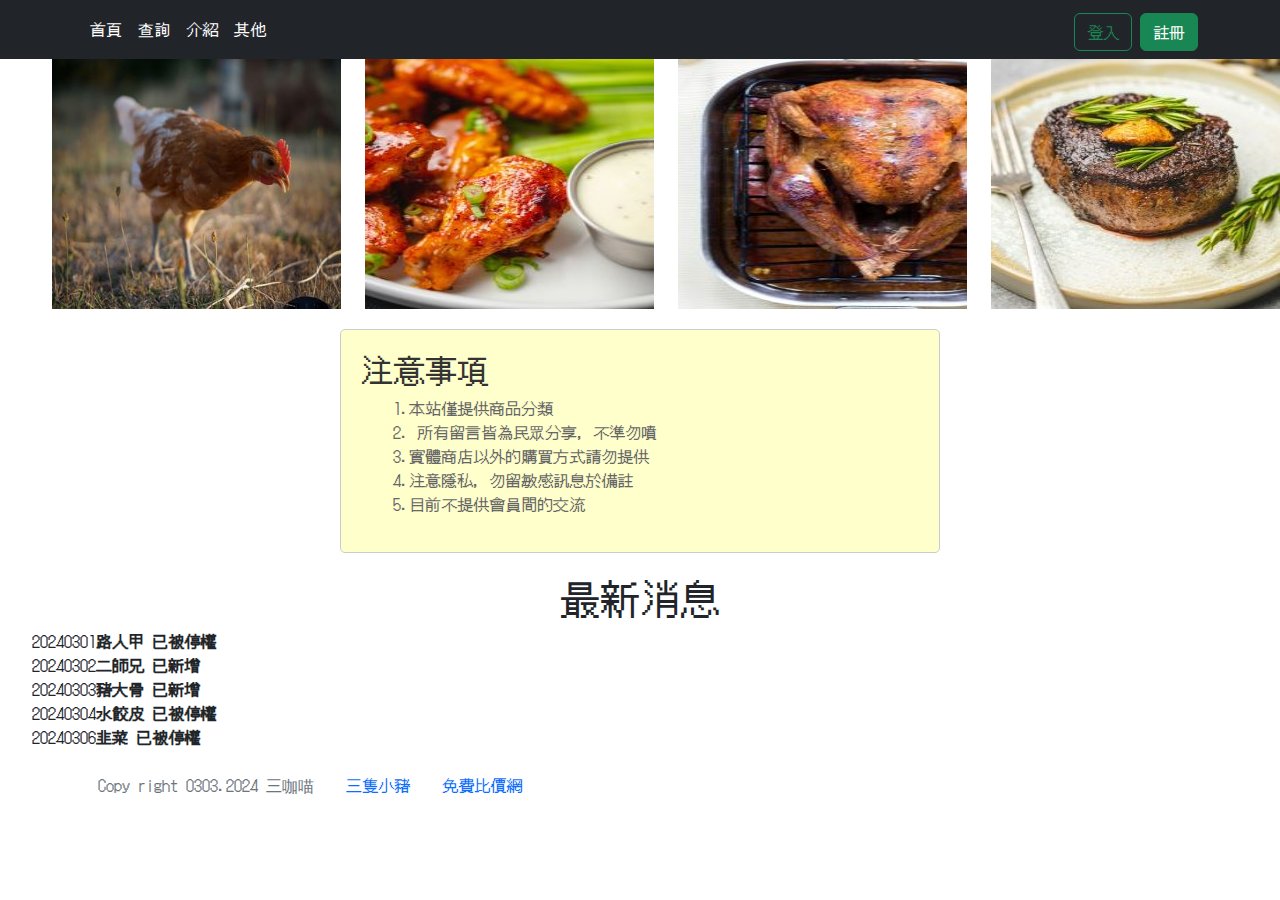
<file: index.html>
<!DOCTYPE html>
<html lang="en">
<head>
    <meta charset="UTF-8">
    <meta name="viewport" content="width=device-width, initial-scale=1.0">
    <title>首頁</title>
    
    <link rel="stylesheet" href="css/bootstrap.min.css">    
    <link rel="stylesheet" href="css/myall.css">
    <link rel="stylesheet" href="css/index.css">   
    <style>
         .boxImg{
        width: 24%;
        height: 250px;
      }
    </style> 
</head>
<body>
    <!-- nav bar -->
    <section id="s02">
        <nav class="navbar navbar-expand-lg bg-dark navbar-dark">
            <div class="container">                
                <button class="navbar-toggler" type="button" data-bs-toggle="collapse"
                    data-bs-target="#navbarSupportedContent" aria-controls="navbarSupportedContent"
                    aria-expanded="false" aria-label="Toggle navigation">
                    <span class="navbar-toggler-icon"></span>
                </button>
                <div class="collapse navbar-collapse" id="navbarSupportedContent">
                    <ul class="navbar-nav me-auto mb-2 mb-lg-0">
                        <li class="nav-item">
                            <a class="nav-link active " 
                             aria-current="page" href="index.html"> 首頁</a>
                        </li>        
                        <li class="nav-item">
                            <a class="nav-link active" aria-current="page" href="search.html">查詢</a>
                        </li>
                        <li class="nav-item">
                            <a class="nav-link active" aria-current="page" href="about.html">介紹</a>
                        </li>
                        <li class="nav-item">
                            <a class="nav-link active" aria-current="page" href="other.html">其他</a>
                        </li>                                         
                    </ul>
                    <div>
                        <span class="text-warning h3" id="user_message"></span>
                        <button class="btn btn-outline-success "
                        data-bs-toggle="modal" data-bs-target="#loginModal"
                        id="loginModal_btn">登入</button>
                        <button class="btn btn-success" data-bs-toggle="modal" data-bs-target="#registerModal" id="regModal_btn">註冊</button>
                        <button class="btn btn-success d-none"  id="logout_btn" >登出</button>
                    </div>
                </div>
            </div>
        </nav>
    </section>
    <!-- login Modal -->
    <div class="modal fade" id="loginModal" tabindex="-1"
   aria-labelledby="exampleModalLabel" aria-hidden="true">
    <div class="modal-dialog">
      <div class="modal-content">
        <div class="modal-header">
          <h1 class="modal-title fs-5" id="exampleModalLabel">會員登入</h1>
          <button type="button" class="btn-close" data-bs-dismiss="modal"
           aria-label="Close"></button>
        </div>
        <div class="modal-body">
        <div class="mb-3">
            <label for="" class="form-label  " >帳號                
            </label>            
            <input type="text" class="form-control" id="login_userID">
            <!-- 正確錯誤 -->
            <!-- <div class="valid-feedback">正確</div>
            <div class="invalid-feedback">錯誤</div> -->
        </div>
        <div class="mb-3">
            <label for="" class="form-label" >密碼                
            </label>
            <input type="password" class="form-control" id="login_password">
        </div>
                  
        </div>
        <div class="modal-footer">
          <button type="button" class="btn btn-secondary" data-bs-dismiss="modal" id="member_x">取消</button>
          <button type="button" class="btn btn-primary" id="login_btn">確認</button>
        </div>
      </div>
    </div>
    </div>

  <!-- registerModal -->
  <div class="modal fade" id="registerModal" tabindex="-1"
   aria-labelledby="exampleModalLabel" aria-hidden="true">
    <div class="modal-dialog modal-xl">
      <div class="modal-content">
        <div class="modal-header btn btn-success">
          <h1 class="modal-title fs-5 " id="exampleModalLabel"
          style="color: white;">會員註冊</h1>
          <button type="button" class="btn-close" data-bs-dismiss="modal"
           aria-label="Close"></button>
        </div>
        <div class="modal-body timeline-s02_reg_btn">
            <div class="row">

                <div class="col-md-6 ">
                    <h2 class="mb-3 ">會員守則</h2>
                    <p class="mb-3 ">                                
                    不要讓店員爆氣，店內禁止員工打客人
                    </p>
                    <p class="mb-3">
                        請勿用個資作為會員資料
                    </p>
                    <p class="mb-3">
                        請用紙筆紀錄
                    </p>
                    <p class="mb-3">
                        大小寫不要打錯
                    </p>
                    <p class="mb-3">
                        不要用特殊字元
                    </p>
                    <div class="form-check">
                        <input class="form-check-input" type="checkbox" value="" id="chk01" name="chk01">
                        <label class="form-check-label" for="chk01" >
                            同意
                        </label>
                    </div>                           
                </div>
                <div class="col-6 myForm" >
                    <!-- 有用check的欄位，feedback是用js寫入的 -->
                    <div class="mb-3">
                        <label for="userID" class="form-label">帳號</label>
                        <input type="text" class="form-control"  placeholder="帳號字數8-20!" id="userID" name="userID">
                        <div class="valid-feedback"></div>
                        <div class="invalid-feedback"></div>
                    </div>
                    <div class="mb-3">
                        <label for="username" class="form-label">使用者名稱</label>
                        <input type="text" class="form-control"  placeholder="使用者名稱1-10" id="username" name="username">
                        <div class="valid-feedback"></div>
                        <div class="invalid-feedback"></div>
                    </div>
                    <div class="mb-3">
                        <label for="password" class="form-label">密碼</label>
                        <input type="password" class="form-control" placeholder="密碼字數8-20!" id="password" name="password">
                        
                        <div class="valid-feedback">密碼符合規則</div>
                        <div class="invalid-feedback">密碼不符合規則</div>
                    </div>
                    <div class="mb-3">
                        <label for="re_password" class="form-label">確認密碼</label>
                        <input type="password" class="form-control" placeholder="確認密碼!" id="re_password" name="re_password">
                        
                        <div class="valid-feedback">密碼一致</div>
                        <div class="invalid-feedback">密碼不一致</div>
                    </div>
                    <div class="mb-3">
                        <label for="email" class="form-label">Email</label>
                        <input type="email" class="form-control" placeholder="email字數1~30!" id="email" name="email">
                        <div class="valid-feedback">Email符合規則</div>
                        <div class="invalid-feedback">Email不符合規則</div>
                    </div>
                </div>
            </div>
         
        </div>
        <div class="modal-footer">
            <!-- 設置id 是為了清空表單 -->            
            <button type="button" class="btn btn-secondary"  data-bs-dismiss="modal" id="cancelModal" >取消</button>
            <button type="button" class="btn btn-primary" id="reg_btn">註冊</button>
        </div>
      </div>
    </div>
  </div>

  <!-- 幻燈片 -->
  <div class="row flex-row-reverse" id="banner">
    <img class="boxImg order-1 " src="img/chicken1.jpg"   alt="看不到圖片?" id="bannerImg1">
    <img class="boxImg order-2" src="img/chicken2.jpg" height="10%" width="10%" id="bannerImg2">
    <img class="boxImg order-3" src="img/chicken3.jpg" height="10%" width="10%" id="bannerImg3">
    <img class="boxImg order-4" src="img/chicken4.jpg" height="10%" width="10%" id="bannerImg4">
  </div>
 

  <!-- 注意事項 -->
    <div class="">
            
        <div class="notice-box">
            <h2 class="text-center box01 d-flex ">注意事項</h2>
            <ul class="" style="list-style-type: none;">
                <li>1.本站僅提供商品分類</li>
                <li>2. 所有留言皆為民眾分享，不準勿噴</li>
                <li>3.實體商店以外的購買方式請勿提供</li>
                <li>4.注意隱私，勿留敏感訊息於備註</li>
                <li>5.目前不提供會員間的交流</li>
            </ul>
        </div>
    </div>
    
  <!-- 最新消息 -->
    <div id="s05">
        <h1 class="text-center" >最新消息</h1>
        <div class="">
            <ul  style="list-style-type: none;" id="index_news">
                <li>20240301<strong>路人甲 已被停權</strong></li>
                <li>20240302<strong>二師兄 已新增</strong></li>
                <li>20240303<strong>豬大骨 已新增</strong></li>
                <li>20240304<strong>水餃皮 已被停權</strong></li>
                <li>20240306<strong>韭菜 已被停權</strong></li>
            </ul>
        </div>
    </div>

  <section>
    <div class="container " >
        <ul class="nav">
            <li class="nav-item">
              <a class="nav-link active disabled fw-900"
               aria-current="page" href="#">Copy right 0303.2024 三咖喵</a>
            </li>
            <li class="nav-item">
              <a class="nav-link" href="#">三隻小豬</a>
            </li>
            <li class="nav-item">
              <a class="nav-link" href="#">免費比價網</a>
            </li>
            
          </ul>
    </div>
 </section>

<script src="js/bootstrap.bundle.min.js"></script>
<script src="js/jquery-3.7.1.min.js"></script>
<script src="js/index-news.js"></script>
<script src="js/member.js"></script>

  <script>
    let bannerImg = document.getElementById("bannerImg1");
    let bannerImg2 = document.getElementById("bannerImg2");
    let bannerImg3 = document.getElementById("bannerImg3");
    let bannerImg4 = document.getElementById("bannerImg4");
    let currentImageIndex = 0;
    let imgList = ["img/beef/beef1.jpg" , "img/beef/beef2.jpg","img/beef/beef3.jpg"];
    let imgList2 = ["img/chicken/chicken1.jpg" , "img/chicken/chicken2.jpg","img/chicken/chicken3.jpg"];
    let imgList3 = ["img/pig3.jpg" , "img/penguin.jpg","img/duck3.jpg"];
    let imgList4 = ["img/pig4.jpg" , "img/cloud2.jpg","img/duck4.jpg"];

    function chImg(){ 
      currentImageIndex ++ ;
      if (currentImageIndex >= imgList.length){
        currentImageIndex = 0;
      }
      bannerImg.src = imgList[currentImageIndex];
    }
    function chImg2(){ 
      currentImageIndex ++ ;
      if (currentImageIndex >= imgList.length){
        currentImageIndex = 0;
      }
      bannerImg2.src = imgList2[currentImageIndex];
    }
    function chImg3(){ 
      currentImageIndex ++ ;
      if (currentImageIndex >= imgList.length){
        currentImageIndex = 0;
      }
      bannerImg3.src = imgList3[currentImageIndex];
    }
    function chImg4(){ 
      currentImageIndex ++ ;
      if (currentImageIndex >= imgList.length){
        currentImageIndex = 0;
      }
     bannerImg4.src = imgList4[currentImageIndex];
    }
    setInterval(chImg, 500);
    setInterval(chImg2, 1000);
    setInterval(chImg3, 2000);
    setInterval(chImg4, 3000);

    function rever_banner(){
      $("#banner").addClass("flex-row-reverse")
    }

    function default_banner(){
      $("#banner").removeClass("flex-row-reverse")
    }

    setInterval(rever_banner, 1000);
    setInterval(default_banner, 3000);
    
    
  </script>
</body>
</html>
</file>
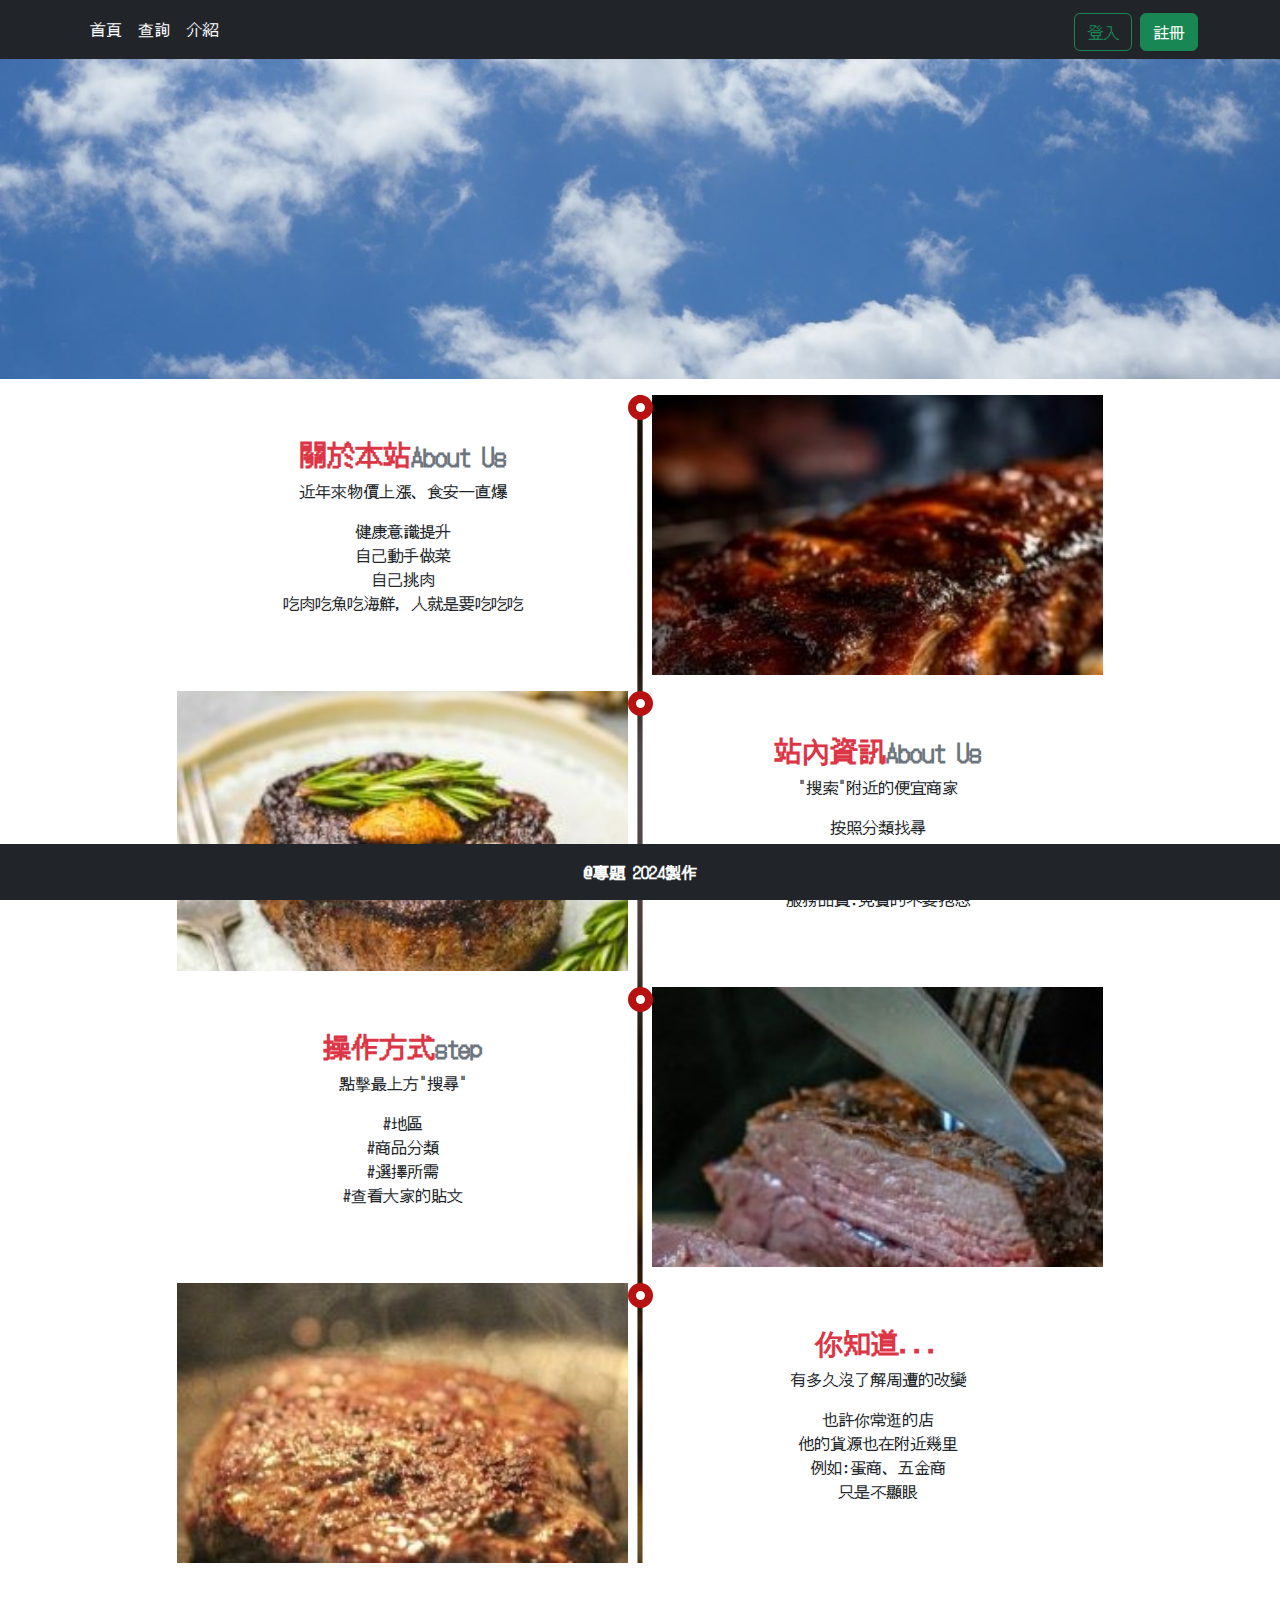
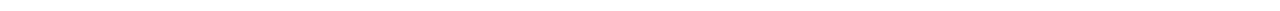
<file: about.html>
<!DOCTYPE html>
<html lang="en">
<head>
    <meta charset="UTF-8">
    <meta name="viewport" content="width=device-width, initial-scale=1.0">
    <title>操作介紹</title>
    <link rel="stylesheet" href="css/bootstrap.min.css">
    <link rel="stylesheet" href="css/myall.css">
    <style>
      .banner{
        height: 320px;
        background-image: url(img/cls.JPG);
      }

      .img01{
        height: 280px;
        background-image: url(img/beef/beef1.jpg);
      }

      .img02{
        height: 280px;
        background-image: url(img/beef/beef2.jpg);
      }

      .img03{
        height: 280px;
        background-image: url(img/beef/beef3.jpg);
      }

      .img04{
        height: 280px;
        background-image: url(img/beef/beef4.jpg);
      }

      .timeline-section{
        position:relative;
      }
      .timeline-section::before{
        position: absolute;
        content:"";
        top:0;
        bottom: 0;
        width: 5px;
        /* background-color:#ccc; */
        background-image: linear-gradient( 45deg,rgba(0,0,0,0.05),rgba(0,0,0,0.7)),url(img/pig4.jpg);
        left:50%;
        transform: translateX(-50%);
      }
      .timeline-section-pointer{
        position: relative;
      }
      .timeline-section-pointer::before{
        position: absolute;
        content: "";
        width: 25px;
        height: 25px;
        background-color: #FFF;
        top: 0;
        border-radius: 50%;
        border: 8px solid #b81111;
      }
      .timeline-section-pointer:hover::before{
        width: 28px;
        height: 28px;
        background-color: #fff;
        border: 8px solid #8f057c;
      }
      @media screen and (max-width:768px){
        .timeline-section::before,.timeline-section-pointer::before
            {
                display: none;
            }   
      }
    </style>
</head>
<body>
<!-- nav bar -->
<section id="s02">
    <nav class="navbar navbar-expand-lg bg-dark navbar-dark">
        <div class="container">                
            <button class="navbar-toggler" type="button" data-bs-toggle="collapse"
                data-bs-target="#navbarSupportedContent" aria-controls="navbarSupportedContent"
                aria-expanded="false" aria-label="Toggle navigation">
                <span class="navbar-toggler-icon"></span>
            </button>
            <div class="collapse navbar-collapse" id="navbarSupportedContent">
                <ul class="navbar-nav me-auto mb-2 mb-lg-0">
                    <li class="nav-item">
                        <a class="nav-link active " 
                         aria-current="page" href="index.html"> 首頁</a>
                    </li>        
                    <li class="nav-item">
                        <a class="nav-link active" aria-current="page" href="search.html">查詢</a>
                    </li>
                    <li class="nav-item">
                        <a class="nav-link active" aria-current="page" href="about.html">介紹</a>
                    </li>                                        
                </ul>
                <div>
                    <span class="text-warning h3" id="user_message"></span>
                    <button class="btn btn-outline-success "
                    data-bs-toggle="modal" data-bs-target="#loginModal"
                    id="loginModal_btn">登入</button>
                    <button class="btn btn-success" data-bs-toggle="modal" data-bs-target="#registerModal" id="regModal_btn">註冊</button>
                    <button class="btn btn-success d-none"  id="logout_btn" >登出</button>
                </div>
            </div>
        </div>
    </nav>
</section>
<!-- login Modal -->
<div class="modal fade" id="loginModal" tabindex="-1"
aria-labelledby="exampleModalLabel" aria-hidden="true">
    <div class="modal-dialog">
    <div class="modal-content">
        <div class="modal-header">
        <h1 class="modal-title fs-5" id="exampleModalLabel">會員登入</h1>
        <button type="button" class="btn-close" data-bs-dismiss="modal"
        aria-label="Close"></button>
        </div>
        <div class="modal-body">
        <div class="mb-3">
            <label for="" class="form-label  " >帳號                
            </label>            
            <input type="text" class="form-control" id="login_userID">
            <!-- 正確錯誤 -->
            <!-- <div class="valid-feedback">正確</div>
            <div class="invalid-feedback">錯誤</div> -->
        </div>
        <div class="mb-3">
            <label for="" class="form-label" >密碼                
            </label>
            <input type="password" class="form-control" id="login_password">
        </div>
                
        </div>
        <div class="modal-footer">
        <button type="button" class="btn btn-secondary" data-bs-dismiss="modal" id="member_x">取消</button>
        <button type="button" class="btn btn-primary" id="login_btn">確認</button>
        </div>
    </div>
    </div>
</div>

<!-- registerModal -->
<div class="modal fade" id="registerModal" tabindex="-1"
aria-labelledby="exampleModalLabel" aria-hidden="true">
    <div class="modal-dialog modal-xl">
        <div class="modal-content">
            <div class="modal-header btn btn-success">
            <h1 class="modal-title fs-5 " id="exampleModalLabel"
            style="color: white;">會員註冊</h1>
            <button type="button" class="btn-close" data-bs-dismiss="modal"
            aria-label="Close"></button>
            </div>
            <div class="modal-body timeline-s02_reg_btn">
                <div class="row">

                    <div class="col-md-6 ">
                        <h2 class="mb-3 ">會員守則</h2>
                        <p class="mb-3 ">                                
                        不要讓店員爆氣，店內禁止員工打客人
                        </p>
                        <p class="mb-3">
                            請勿用個資作為會員資料
                        </p>
                        <p class="mb-3">
                            請用紙筆紀錄
                        </p>
                        <p class="mb-3">
                            大小寫不要打錯
                        </p>
                        <p class="mb-3">
                            不要用特殊字元
                        </p>
                        <div class="form-check">
                            <input class="form-check-input" type="checkbox" value="" id="chk01" name="chk01">
                            <label class="form-check-label" for="chk01" >
                                同意
                            </label>
                        </div>                           
                    </div>
                    <div class="col-6 myForm" >
                        <!-- 有用check的欄位，feedback是用js寫入的 -->
                        <div class="mb-3">
                            <label for="userID" class="form-label">帳號</label>
                            <input type="text" class="form-control"  placeholder="帳號字數8-20!" id="userID" name="userID">
                            <div class="valid-feedback"></div>
                            <div class="invalid-feedback"></div>
                        </div>
                        <div class="mb-3">
                            <label for="username" class="form-label">使用者名稱</label>
                            <input type="text" class="form-control"  placeholder="使用者名稱1-10" id="username" name="username">
                            <div class="valid-feedback"></div>
                            <div class="invalid-feedback"></div>
                        </div>
                        <div class="mb-3">
                            <label for="password" class="form-label">密碼</label>
                            <input type="password" class="form-control" placeholder="密碼字數8-20!" id="password" name="password">
                            
                            <div class="valid-feedback">密碼符合規則</div>
                            <div class="invalid-feedback">密碼不符合規則</div>
                        </div>
                        <div class="mb-3">
                            <label for="re_password" class="form-label">確認密碼</label>
                            <input type="password" class="form-control" placeholder="確認密碼!" id="re_password" name="re_password">
                            
                            <div class="valid-feedback">密碼一致</div>
                            <div class="invalid-feedback">密碼不一致</div>
                        </div>
                        <div class="mb-3">
                            <label for="email" class="form-label">Email</label>
                            <input type="email" class="form-control" placeholder="email字數1~30!" id="email" name="email">
                            <div class="valid-feedback">Email符合規則</div>
                            <div class="invalid-feedback">Email不符合規則</div>
                        </div>
                    </div>
                </div>
            
            </div>
            <div class="modal-footer">
                <!-- 設置id 是為了清空表單 -->            
                <button type="button" class="btn btn-secondary"  data-bs-dismiss="modal" id="cancelModal" >取消</button>
                <button type="button" class="btn btn-primary" id="reg_btn">註冊</button>
            </div>
        </div>
    </div>
</div>

    <div class="banner bg-info bg-cover"></div>
    <div class="container"><!-- 共用-->
        <div class="timeline-section"><!-- 共用-->
            <!-- 第一個 -->
            <div class="row mt-3 justify-content-center
                align-items-center  timeline-section-pointer">
                <div class="col-md-5 text-center">
                <div class="text01">
                    <h3 class="fw900 text-danger">關於本站<small class="text-muted">About Us</small></h3>
                    <p>近年來物價上漲、食安一直爆</p>
                    <ul class="list-unstyled">
                        <li>健康意識提升</li>
                        <li>自己動手做菜</li>
                        <li>自己挑肉</li>
                        <li>吃肉吃魚吃海鮮，人就是要吃吃吃</li>
                    </ul>
                </div>                
                </div>
                <div class="col-md-5">
                    <div class="img01 bg-cover"></div>
                </div>
            </div>                
        

            <!-- 第二個 -->
            <div class="row mt-3 justify-content-center
                align-items-center flex-row-reverse timeline-section-pointer">
                <div class="col-md-5 text-center">
                    <div class="text01">
                        <h3 class="fw900 text-danger">站內資訊<small class="text-muted">About Us</small></h3>
                        <p>"搜索"附近的便宜商家</p>
                        <ul class="list-unstyled">
                            <li>按照分類找尋</li>
                            <li>各個分類陸續新增內容中</li>
                            <li>商品以原型食品為主</li>
                            <li>服務品質:免費的不要抱怨</li>
                        </ul>                
                    </div>
                </div>
                <div class="col-md-5">
                    <div class="img02 bg-cover"></div>
                </div>
            </div>
            <!-- 第三個 -->
            <div class="row mt-3 justify-content-center
                align-items-center  timeline-section-pointer">
                <div class="col-md-5 text-center">
                <div class="text01">
                    <h3 class="fw900 text-danger">操作方式<small class="text-muted">step</small></h3>
                    <p>點擊最上方"搜尋"</p>
                    <ul class="list-unstyled">
                        <li>#地區</li>
                        <li>#商品分類</li>
                        <li>#選擇所需</li>
                        <li>#查看大家的貼文</li>
                    </ul>
                </div>                
                </div>
                <div class="col-md-5">
                    <div class="img03 bg-cover "></div>
                </div>
            </div>                
        

            <!-- 第四個 -->
            <div class="row mt-3 mb-5  justify-content-center align-items-center flex-row-reverse timeline-section-pointer">
                <div class="col-md-5 text-center">
                    <div class="text01">
                        <h3 class="fw900 text-danger">你知道...<small class="text-muted"></small></h3>
                        <p>有多久沒了解周遭的改變</p>
                        <ul class="list-unstyled">
                            <li>也許你常逛的店</li>
                            <li>他的貨源也在附近幾里</li>
                            <li>例如:蛋商、五金商</li>
                            <li>只是不顯眼</li>
                        </ul>                
                    </div>
                </div>
                <div class="col-md-5">
                    <div class="img04 bg-cover"></div>
                </div>
            </div>

        </div>
    </div>
           
    </div><!-- align-items-center置中很好用中-->
    <div class="footer  bg-dark text-white text-center fw900 py-3 fixed-bottom">
        @專題 2024製作
    </div>


        
    <script src="js/jquery-3.7.1.min.js"></script>
    <script src="js/member.js"></script>
    <script src="js/bootstrap.bundle.min.js"></script>
</body>

</html>
</file>
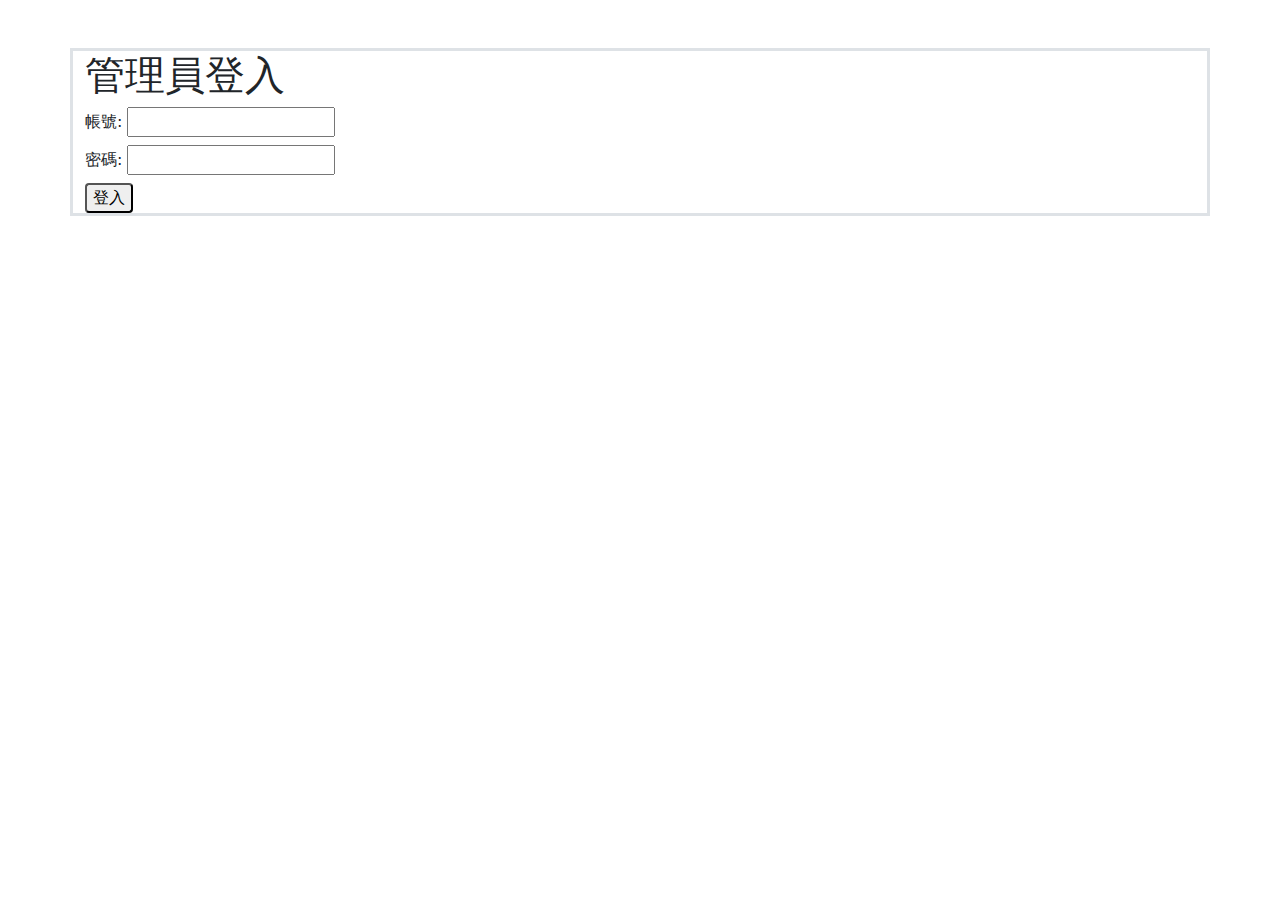
<file: login.html>
<!DOCTYPE html>
<html lang="en">
<head>
    <meta charset="UTF-8">
    <meta name="viewport" content="width=device-width, initial-scale=1.0">
    <title>Document</title>
   <link rel="stylesheet" href="css/bootstrap.min.css">
</head>
<body>
    
    <div class="container   mt-5 border border-3 " >
        <h1 >管理員登入</h1>
        <form action="">
            <div>
                <label for="" class="form-label">帳號:
                    <input type="text" id = "login_username">
                </label>
            </div>
            <div>
                <label for="" class="form-label">密碼:
                    <input type="password" id = "login_password">
                </label>
            </div>
            <div>
                <button type="button" class="rounded rounded-1"
                id="login_btn">登入</button>
            </div>
            
        </form>
    </div>

    <script src="js/jquery-3.7.1.min.js"></script>
    <script>
        $(function(){
                $("#login_btn").click(function(){
                var dataJSON = {};
                dataJSON["Username"] = $("#login_username").val();
                dataJSON["Password"] = $("#login_password").val();
                console.log(JSON.stringify(dataJSON));

                $.ajax({
                    type:"POST",
                    url: "https://3cmproject.000webhostapp.com/project1/manager/manager-login-api.php",
                    data: JSON.stringify(dataJSON),
                    dataType:"json",
                    success : showdata_login,
                    error : function(){
                        alert("error-https://3cmproject.000webhostapp.com/project1/manager/manager-login-api.php")
                    }

                });
            });

            
        })

    function showdata_login(data){
        console.log(data);
        if(data.state){
            alert(data.message);
                //console.log(data.data[0].UID02);
                var uid02 = data.data[0].UID02;
                setCookie("UID02", uid02, 7);
            location.href = "manager.html";
        }else{
            alert(data.message);
        }
    }

    function setCookie(cname, cvalue, exdays) {

            
    const d = new Date();
    d.setTime(d.getTime() + (exdays * 24 * 60 * 60 * 1000));
    let expires = "expires=" + d.toUTCString();
    document.cookie = cname + "=" + cvalue + ";" + expires + ";path=/";
    }

    //w3s
    function getCookie(cname) {
    let name = cname + "=";
    let decodedCookie = decodeURIComponent(document.cookie);
    let ca = decodedCookie.split(';');
    for (let i = 0; i < ca.length; i++) {
        let c = ca[i];
        while (c.charAt(0) == ' ') {
            c = c.substring(1);
        }
        if (c.indexOf(name) == 0) {
            return c.substring(name.length, c.length);
        }
    }
    return "";
    }
    </script>
</body>
</html>
</file>
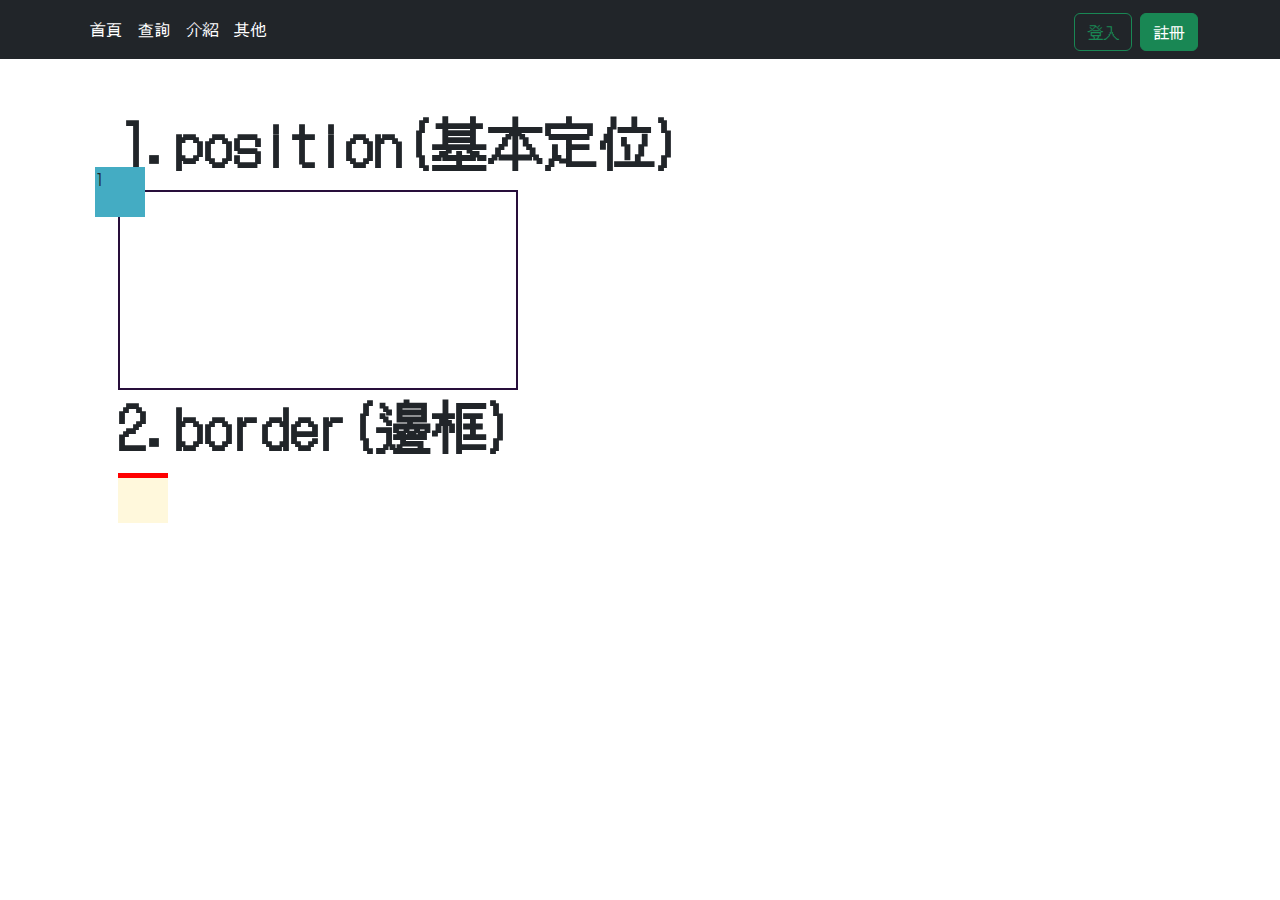
<file: other.html>
<!DOCTYPE html>
<html lang="en">
<head>
    <meta charset="UTF-8">
    <meta name="viewport" content="width=device-width, initial-scale=1.0">
    <title>Document</title>
    <link rel="stylesheet" href="css/bootstrap.min.css">
    <link rel="stylesheet" href="css/myall.css">
    <link rel="stylesheet" href="css/other.css">
    <style>
        .demo01{
            width: 400px;
            height: 200px;
            border: 2px solid var(--mycolor04);
        }
        .box01{
            width: 50px;
            height: 50px;
            background-color: var(--mycolor01);
        }
        .box02{
            width: 50px;
            height: 50px;
            background-color:cornsilk;
        }
    </style>
</head>
<body>
    <!-- nav bar -->
    <section id="s02">
        <nav class="navbar navbar-expand-lg bg-dark navbar-dark">
            <div class="container">                
                <button class="navbar-toggler" type="button" data-bs-toggle="collapse"
                    data-bs-target="#navbarSupportedContent" aria-controls="navbarSupportedContent"
                    aria-expanded="false" aria-label="Toggle navigation">
                    <span class="navbar-toggler-icon"></span>
                </button>
                <div class="collapse navbar-collapse" id="navbarSupportedContent">
                    <ul class="navbar-nav me-auto mb-2 mb-lg-0">
                        <li class="nav-item">
                            <a class="nav-link active " 
                             aria-current="page" href="index.html"> 首頁</a>
                        </li>        
                        <li class="nav-item">
                            <a class="nav-link active" aria-current="page" href="search.html">查詢</a>
                        </li>
                        <li class="nav-item">
                            <a class="nav-link active" aria-current="page" href="about.html">介紹</a>
                        </li>
                        <li class="nav-item">
                            <a class="nav-link active" aria-current="page" href="other.html">其他</a>
                        </li>                                         
                    </ul>
                    <div>
                        <span class="text-warning h3" id="user_message"></span>
                        <button class="btn btn-outline-success "
                        data-bs-toggle="modal" data-bs-target="#loginModal"
                        id="loginModal_btn">登入</button>
                        <button class="btn btn-success" data-bs-toggle="modal" data-bs-target="#registerModal" id="regModal_btn">註冊</button>
                        <button class="btn btn-success d-none"  id="logout_btn" >登出</button>
                    </div>
                </div>
            </div>
        </nav>
    </section>
    
    <div class="modal fade" id="loginModal" tabindex="-1"
    aria-labelledby="exampleModalLabel" aria-hidden="true">
     <div class="modal-dialog">
       <div class="modal-content">
         <div class="modal-header">
           <h1 class="modal-title fs-5" id="exampleModalLabel">會員登入</h1>
           <button type="button" class="btn-close" data-bs-dismiss="modal"
            aria-label="Close"></button>
         </div>
         <div class="modal-body">
         <div class="mb-3">
             <label for="" class="form-label  " >帳號                
             </label>            
             <input type="text" class="form-control" id="login_userID">
             <!-- 正確錯誤 -->
             <!-- <div class="valid-feedback">正確</div>
             <div class="invalid-feedback">錯誤</div> -->
         </div>
         <div class="mb-3">
             <label for="" class="form-label" >密碼                
             </label>
             <input type="password" class="form-control" id="login_password">
         </div>
                   
         </div>
         <div class="modal-footer">
           <button type="button" class="btn btn-secondary" data-bs-dismiss="modal" id="member_x">取消</button>
           <button type="button" class="btn btn-primary" id="login_btn">確認</button>
         </div>
       </div>
     </div>
     </div>
 
   <!-- registerModal -->
   <div class="modal fade" id="registerModal" tabindex="-1"
    aria-labelledby="exampleModalLabel" aria-hidden="true">
     <div class="modal-dialog modal-xl">
       <div class="modal-content">
         <div class="modal-header btn btn-success">
           <h1 class="modal-title fs-5 " id="exampleModalLabel"
           style="color: white;">會員註冊</h1>
           <button type="button" class="btn-close" data-bs-dismiss="modal"
            aria-label="Close"></button>
         </div>
         <div class="modal-body timeline-s02_reg_btn">
             <div class="row">
 
                 <div class="col-md-6 ">
                     <h2 class="mb-3 ">會員守則</h2>
                     <p class="mb-3 ">                                
                     不要讓店員爆氣，店內禁止員工打客人
                     </p>
                     <p class="mb-3">
                         請勿用個資作為會員資料
                     </p>
                     <p class="mb-3">
                         請用紙筆紀錄
                     </p>
                     <p class="mb-3">
                         大小寫不要打錯
                     </p>
                     <p class="mb-3">
                         不要用特殊字元
                     </p>
                     <div class="form-check">
                         <input class="form-check-input" type="checkbox" value="" id="chk01" name="chk01">
                         <label class="form-check-label" for="chk01" >
                             同意
                         </label>
                     </div>                           
                 </div>
                 <div class="col-6 myForm" >
                     <!-- 有用check的欄位，feedback是用js寫入的 -->
                     <div class="mb-3">
                         <label for="userID" class="form-label">帳號</label>
                         <input type="text" class="form-control"  placeholder="帳號字數8-20!" id="userID" name="userID">
                         <div class="valid-feedback"></div>
                         <div class="invalid-feedback"></div>
                     </div>
                     <div class="mb-3">
                         <label for="username" class="form-label">使用者名稱</label>
                         <input type="text" class="form-control"  placeholder="使用者名稱1-10" id="username" name="username">
                         <div class="valid-feedback"></div>
                         <div class="invalid-feedback"></div>
                     </div>
                     <div class="mb-3">
                         <label for="password" class="form-label">密碼</label>
                         <input type="password" class="form-control" placeholder="密碼字數8-20!" id="password" name="password">
                         
                         <div class="valid-feedback">密碼符合規則</div>
                         <div class="invalid-feedback">密碼不符合規則</div>
                     </div>
                     <div class="mb-3">
                         <label for="re_password" class="form-label">確認密碼</label>
                         <input type="password" class="form-control" placeholder="確認密碼!" id="re_password" name="re_password">
                         
                         <div class="valid-feedback">密碼一致</div>
                         <div class="invalid-feedback">密碼不一致</div>
                     </div>
                     <div class="mb-3">
                         <label for="email" class="form-label">Email</label>
                         <input type="email" class="form-control" placeholder="email字數1~30!" id="email" name="email">
                         <div class="valid-feedback">Email符合規則</div>
                         <div class="invalid-feedback">Email不符合規則</div>
                     </div>
                 </div>
             </div>
          
         </div>
         <div class="modal-footer">
             <!-- 設置id 是為了清空表單 -->            
             <button type="button" class="btn btn-secondary"  data-bs-dismiss="modal" id="cancelModal" >取消</button>
             <button type="button" class="btn btn-primary" id="reg_btn">註冊</button>
         </div>
       </div>
     </div>
   </div>
    <div class="container p-5">
        <div class="display-4 fw900 mb-3">1.position(基本定位)</div>
        <div class="demo01 position-relative">
            <div class="box01 position-absolute translate-middle start-0" id="chBox">1</div>            
        </div>
        <div class="display-4 fw900 mb-3">2.border(邊框)</div>
        <div class="box02 border-5 border-top custom-border" id="chBox2"></div>
    </div>

    <script src="js/bootstrap.bundle.min.js"></script>
    <script src="js/jquery-3.7.1.min.js"></script>
    <script src="js/member.js"></script>
    
    <script>
           var count=0;
           

        const boxList = ["start-0", "start-50", "start-100", "top-50", "top-50 start-50", "top-50 start-100", "top-100", "top-100 start-50", "top-100 start-100"] ;              

       
           
            function chBox(){
                $("#chBox").removeClass(boxList[count]);
                count++;
                if(count >= boxList.length){count=0;}
                $("#chBox").addClass(boxList[count]);
                
                
            };
      
        setInterval(chBox, 1000);

        var count_border=0;
    const boxList_border = ["border-top","border-end rounded-circle","border-bottom","border-start rounded-pill"];
    function chBox_border(){
                $("#chBox2").removeClass(boxList_border[count_border]);
                count_border++;
                if(count_border >= boxList_border.length){count_border=0;}
                $("#chBox2").addClass(boxList_border[count_border]);
                
                
            };
            setInterval(chBox_border, 1000);
    </script>
    <script>
        
    </script>
</body>
</html>
</file>
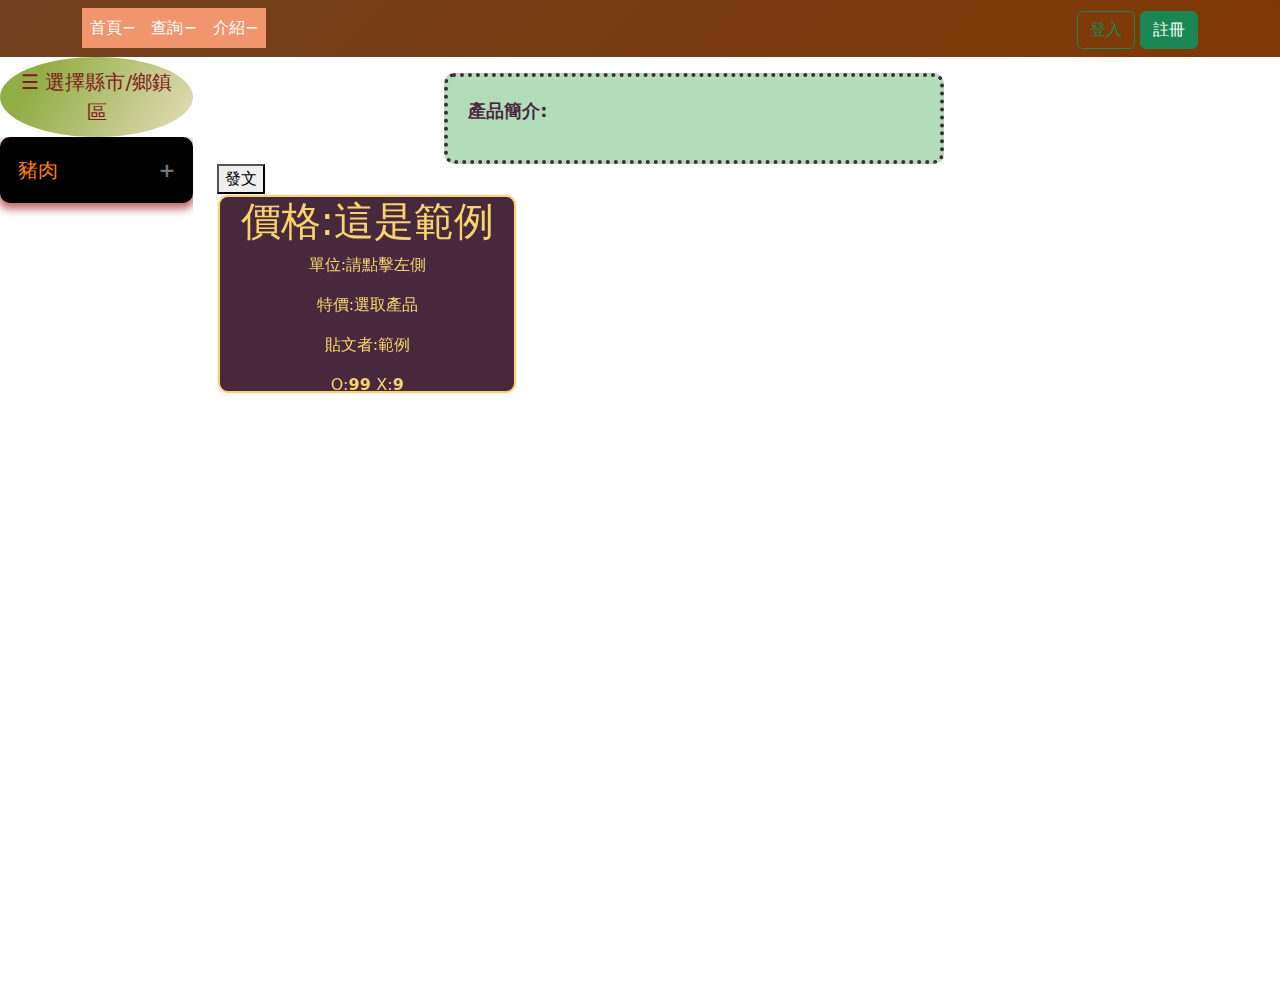
<file: search.html>
<!DOCTYPE html>
<html lang="en">
<head>
    <meta charset="UTF-8">
    <meta name="viewport" content="width=device-width, initial-scale=1.0">
    <title>商品列表</title>
    <link rel="stylesheet" href="css/bootstrap.min.css">
    <link rel="stylesheet" href="css/search.css">
    <link rel="stylesheet" href="css/search-sidepanel.css">
    <link rel="stylesheet" href="css/search-modal.css">
    
</head>
<body>    
<!-- nav bar -->
<section id="s02">
    <nav class="navbar navbar-expand-md    navbar-dark">
        <div class="container">                
            <button class="navbar-toggler" type="button" data-bs-toggle="collapse"
                data-bs-target="#navbarSupportedContent" aria-controls="navbarSupportedContent"
                aria-expanded="false" aria-label="Toggle navigation">
                <span class="navbar-toggler-icon"></span>
            </button>
            <div class="collapse navbar-collapse" id="navbarSupportedContent">
                <ul class="navbar-nav me-auto mb-2 mb-lg-0">
                    <li class="nav-item">
                        <a class="nav-link active " 
                         aria-current="page" href="index.html"> 首頁</a>
                    </li>        
                    <li class="nav-item">
                        <a class="nav-link active" aria-current="page" href="search.html">查詢</a>
                    </li>
                    <li class="nav-item">
                        <a class="nav-link active" aria-current="page" href="about.html">介紹</a>
                    </li>                                        
                </ul>
                <div>
                    <span class="text-warning h3" id="user_message"></span>
                    <button class="btn btn-outline-success "
                    data-bs-toggle="modal" data-bs-target="#loginModal"
                    id="loginModal_btn">登入</button>
                    <button class="btn btn-success" data-bs-toggle="modal" data-bs-target="#registerModal" id="regModal_btn">註冊</button>
                    <button class="btn btn-success d-none"  id="logout_btn" >登出</button>
                </div>
            </div>
        </div>
    </nav>
</section>
<!-- login Modal -->
<div class="modal fade" id="loginModal" tabindex="-1"
aria-labelledby="exampleModalLabel" aria-hidden="true">
    <div class="modal-dialog">
    <div class="modal-content">
        <div class="modal-header">
        <h1 class="modal-title fs-5" id="exampleModalLabel">會員登入</h1>
        <button type="button" class="btn-close" data-bs-dismiss="modal"
        aria-label="Close"></button>
        </div>
        <div class="modal-body">
        <div class="mb-3">
            <label for="" class="form-label  " >帳號                
            </label>            
            <input type="text" class="form-control" id="login_userID">
            <!-- 正確錯誤 -->
            <!-- <div class="valid-feedback">正確</div>
            <div class="invalid-feedback">錯誤</div> -->
        </div>
        <div class="mb-3">
            <label for="" class="form-label" >密碼                
            </label>
            <input type="password" class="form-control" id="login_password">
        </div>
                
        </div>
        <div class="modal-footer">
        <button type="button" class="btn btn-secondary" data-bs-dismiss="modal" id="member_x">取消</button>
        <button type="button" class="btn btn-primary" id="login_btn">確認</button>
        </div>
    </div>
    </div>
</div>

<!-- registerModal -->
<div class="modal fade" id="registerModal" tabindex="-1"
aria-labelledby="exampleModalLabel" aria-hidden="true">
    <div class="modal-dialog modal-xl">
    <div class="modal-content">
        <div class="modal-header btn btn-success">
        <h1 class="modal-title fs-5 " id="exampleModalLabel"
        style="color: white;">會員註冊</h1>
        <button type="button" class="btn-close" data-bs-dismiss="modal"
        aria-label="Close"></button>
        </div>
        <div class="modal-body timeline-s02_reg_btn">
            <div class="row">

                <div class="col-md-6 ">
                    <h2 class="mb-3 ">會員守則</h2>
                    <p class="mb-3 ">                                
                    請勿用不雅字詞、管理者意味的名稱
                    </p>
                    <p class="mb-3">
                        請勿用個資作為會員資料
                    </p>
                    <p class="mb-3">
                        請用紙筆紀錄
                    </p>
                    <p class="mb-3">
                        大小寫不要打錯
                    </p>
                    <p class="mb-3">
                        不要用特殊字元
                    </p>
                    <div class="form-check">
                        <input class="form-check-input" type="checkbox" value="" id="chk01" name="chk01">
                        <label class="form-check-label" for="chk01" >
                            同意
                        </label>
                    </div>                           
                </div>
                <div class="col-6 myForm" >
                    <!-- 有用check的欄位，feedback是用js寫入的 -->
                    <div class="mb-3">
                        <label for="userID" class="form-label">帳號</label>
                        <input type="text" class="form-control"  placeholder="帳號字數8-20!" id="userID" name="userID">
                        <div class="valid-feedback"></div>
                        <div class="invalid-feedback"></div>
                    </div>
                    <div class="mb-3">
                        <label for="username" class="form-label">使用者名稱</label>
                        <input type="text" class="form-control"  placeholder="使用者名稱1-10" id="username" name="username">
                        <div class="valid-feedback"></div>
                        <div class="invalid-feedback"></div>
                    </div>
                    <div class="mb-3">
                        <label for="password" class="form-label">密碼</label>
                        <input type="password" class="form-control" placeholder="密碼字數8-20!" id="password" name="password">
                        
                        <div class="valid-feedback">密碼符合規則</div>
                        <div class="invalid-feedback">密碼不符合規則</div>
                    </div>
                    <div class="mb-3">
                        <label for="re_password" class="form-label">確認密碼</label>
                        <input type="password" class="form-control" placeholder="確認密碼!" id="re_password" name="re_password">
                        
                        <div class="valid-feedback">密碼一致</div>
                        <div class="invalid-feedback">密碼不一致</div>
                    </div>
                    <div class="mb-3">
                        <label for="email" class="form-label">Email</label>
                        <input type="email" class="form-control" placeholder="email字數1~30!" id="email" name="email">
                        <div class="valid-feedback">Email符合規則</div>
                        <div class="invalid-feedback">Email不符合規則</div>
                    </div>
                </div>
            </div>
        
        </div>
        <div class="modal-footer">
            <!-- 設置id 是為了清空表單 -->            
            <button type="button" class="btn btn-secondary"  data-bs-dismiss="modal" id="cancelModal" >取消</button>
            <button type="button" class="btn btn-primary" id="reg_btn">註冊</button>
        </div>
    </div>
    </div>
</div>    

<!-- 產品&貼文載入區 -->
<div class="row grid-container">
    <div class="col-2 overflow-hidden">
        <div id="myList_map">
              <div id="mySidepanel" class="sidepanel">
                <a href="javascript:void(0)" class="closebtn" onclick="closeNav()">&times;</a>
                <span class="d-flex">
                       <table class="borderless-table" id="cityName">
                        <tr> <td>臺中市</td> </tr>
                        <tr> <td>臺中市</td> </tr>
                        
                      </table>
                      <table class="borderless-table" id="areaName">
                        <tr>
                          <td>未選</td>                          
                        </tr>                       
                       
                      </table>
                </span>
              </div>        
              <button class="openbtn" onclick="openNav()">&#9776; 選擇縣市/鄉鎮區</button>
        </div>        
        <div id="myList" class="OF_Y" style="height: 850px">
            <button class="accordion ">豬肉</button>
            <div class="panel">
            <p>豬頭</p>
            </div>           
        </div>
    </div>

    <div class="col-9 mt-3">
        <div class="product-box" id="product_content"><p>產品簡介:</p></div>
        <div><button type="button" data-bs-toggle="modal" data-bs-target="#postModal"
            >發文</button></div>
        <div class="row" id="postCard">
            <div class="col-4 col-lg-3" >
                <div class="flip-card">
                    <div class="flip-card-inner">
                       <div class="flip-card-front">
                         <h1>價格:這是範例</h1>
                         <p>單位:請點擊左側</p>
                         <p>特價:選取產品</p>
                         <p>貼文者:範例</p>
                         <p>O:<strong>99 </strong>X:<strong>9</strong></p>
                         
                       </div>
                       <div class="flip-card-back">
                            <h1>備註:</h1>
                            <p>招牌名稱:老王豬肉攤</p>
                            <a href="https://www.google.com/maps/search/?api=1&query=" target="_blank">地圖:99號橋旁傳統市場</a>
                            <P >VOTE 
                                <button type="button" class="btn btn-success" id="vote__btn_O">O</button> 
                                <button type="button" class="btn btn-danger" id="vote_btn_X">X</button>
                            </P>
                        </div>
                    </div>
                </div>
            </div>
        </div>
    </div>

    
</div>

<!-- 發文的modal -->
<div class="modal fade " id="postModal" tabindex="-1"
aria-labelledby="exampleModalLabel" aria-hidden="true">
    <div class="modal-dialog">
    <div class="modal-content">
        <div class="modal-header">
        <h1 class="modal-title fs-5" >發表貼文(如果前三欄位有空白請先選取左邊欄位)</h1>
        <button type="button" class="btn-close" data-bs-dismiss="modal"
        aria-label="Close"></button>
        </div>
        <div class="modal-body">
        <div class="mb-3">           
            <input type="text" class="form-control" id="postModal_userName" disabled style="display: none;">            
        </div>
        <div class="mb-3 input-group">
            <span class="input-group-text">地區</span>
            <input type="text" class="form-control" id="postModal_Addr" disabled>
        </div>
        <div class="mb-3 input-group">
            <span class="input-group-text">分類</span>
            <input type="text" class="form-control" id="postModal_division" disabled>
        </div>
        <div class="mb-3 input-group">
            <span class="input-group-text">名稱</span>
            <input type="text" class="form-control"  id="postModal_Pname" disabled>
        </div>
        <div class="mb-3 input-group">
            <span class="input-group-text">單位</span>
            <input type="text" class="form-control"  id="postModal_unit" placeholder="例如:斤、100g、公斤、每盒幾個">
        </div>
        <div class="mb-3 input-group">
            <span class="input-group-text">價格</span>
            <input type="text" class="form-control"  id="postModal_price" max="9999">
        </div>
        <div class="mb-3 input-group">
            <span class="input-group-text">特價</span>
            <input type="text"   id="postModal_special" value="0" readonly>
            <button type="button" class="btn btn-dark" onclick="special_input(1)">有</button>
            <button type="button" onclick="special_input(0)">無</button>
        </div>
        <div class="mb-3 input-group">
            <span class="input-group-text">地點</span>
            <input type="text"  id="locationInput" placeholder="請輸入該店家的地名" value="未輸入" max="20">
            <a href="https://www.google.com/maps/search/?api=1&query=" target="_blank"  id="mapLink">查看</a>
        </div>
        <div class="mb-3">
            <label for="" class="form-label" >備註                
            </label>
            <input type="text" class="form-control" id="postModal_note" value="無">
        </div>
                
        </div>
        <div class="modal-footer">
        <button type="button" class="btn btn-secondary" data-bs-dismiss="modal" >取消</button>
        <button type="button" class="btn btn-primary" id="postModal_check_btn" data-bs-dismiss="modal">確認</button>
        </div>
    </div>
    </div>
</div>
<span id="snackbar">Some text some message..</span>


<script src="js/jquery-3.7.1.min.js"></script>
<script src="js/member_search.js"></script>
<script src="js/bootstrap.bundle.min.js"></script>
<script src="js/search.js"></script>
<script src="js/search_map.js"></script>
<script src="js/axios.min.js"></script>
<script src="js/search_post.js"></script>
<script>
    /* Set the width of the sidebar to 250px (show it) */
function openNav() {
  document.getElementById("mySidepanel").style.width = "300px";
}

/* Set the width of the sidebar to 0 (hide it) */
function closeNav() {
  document.getElementById("mySidepanel").style.width = "0";
}

    
</script>
</body>
</html>
</file>
<file: css/myall.css>
@import url('https://fonts.googleapis.com/css2?family=DotGothic16&family=Noto+Sans+TC:wght@200;300;400;500;600;700;800;900&display=swap');

:root{
    --mycolor01: rgb(68, 172, 195);
    --mycolor02: #d3b7d8;
    --mycolor03: #a13e97 ;
    --mycolor04: #280e3b ;
    --mycolor05: #ffb400 ;
    --mycolor06: #ff6c02 ;
    --mycolor07: #fff9e9 ;
    --mycolor08: #edefee ;
    --mycolor09: hsla(61, 100%, 73%, 0.5);
    --mycolor10: hsla(194, 100%, 85%, 0.4);
    --mycolor11: hsla(338, 100%, 86%, 0.4);
    --mycolor12: hsla(338, 65%, 40%, 0.3);
    --mycolor13: hsla(34, 6%, 22%, 0.15);
    --mycolor14: hsla(155, 40%, 52%, 0.5);
    --mycolor15: rgba(25, 35, 25, 0.1);
    --mycolor16: rgba(103, 229, 103, 0.1);
    --mycolor17: rgba(235, 152, 222, 0.25);
    --mycolor18:rgba(140, 29, 155, 0.214);
    --mycolor19: rgba(219, 223, 35, 0.1);
    --mycolor20: rgba(136, 72, 59, 0.3);
}
body{font-family: 'DotGothic16', sans-serif;    
}

.fw900{ font-weight: 900;}
.fw800{ font-weight: 800;}
.fw700{ font-weight: 700;}
.fw600{ font-weight: 600;}
.fw500{ font-weight: 500;}
.fw400{ font-weight: 400;}
.fw300{ font-weight: 300;}
.fw200{ font-weight: 200;}
.fw100{ font-weight: 100;}

.bg-cover{
    background-size: cover;
}
/*消失與出現*/



/*表格*/
.demo{
    width: 50%;
    padding: 25px;
    margin: 25px;
    border: 2px dotted var(--mycolor01);
}
</file>
<file: css/index.css>
.notice-box {
    background-color: #ffffcc; /* 背景顏色 */
    border: 1px solid #cccccc; /* 邊框 */
    border-radius: 5px; /* 圓角 */
    padding: 20px; /* 內邊距 */
    margin: 20px auto; /* 外邊距，使其居中 */
    max-width: 600px; /* 最大寬度 */
  }
  
  .notice-box h2 {
    color: #333333; /* 標題文字顏色 */
  }
  
  .notice-box ul li {
    color: #666666; /* 內容文字顏色 */
  }
</file>
<file: css/other.css>
/* .custom-border {
    border-color: red !important; 
  } */
  /* 使用 !important 來確保優先級 */
  .custom-border {
    border-top-color: red !important;
    border-right-color: blue !important;
    border-bottom-color: green !important;
    border-left-color: rgb(231, 15, 145) !important;
}
</file>
<file: css/search.css>
/* 手風琴 */
.accordion {
  background-color: #000000; /* 暗色背景 */
  color: #ff7f00; /* 亮色文字 */
  cursor: pointer;
  padding: 18px;
  width: 100%;
  border: none;
  text-align: left;
  outline: none;
  font-size: 20px;
  transition: 0.6s;
  border-radius: 10px; /* 設定圓角大小 */
  box-shadow: 0 4px 8px 2px rgba(153, 0, 0, 0.6); /* 深紅色陰影 */
}
  
  .active, .accordion:hover {
    background-color: #f1956e;
    color: #85496f;
  }
  
  .accordion:after {
    content: '\002B';
    color: #777;
    font-weight: bold;
    float: right;
    margin-left: 5px;
  }
  
  .active:after {
    content: "\2212";
  }
  
  .panel {
    padding: 0 18px;
    background-color:#c8ecab;
    max-height: 0;
    overflow: hidden;
    transition: max-height 0.4s ease-out;
    border-radius: 10px;
  }

  /* flip card 翻轉卡 */
  /* The flip card container - set the width and height to whatever you want. We have added the border property to demonstrate that the flip itself goes out of the box on hover (remove perspective if you don't want the 3D effect */
.flip-card {
    background-color: transparent;
    width: 300px;
    height: 200px;
    border: 1px solid #f1f1f1;
    border-radius: 10px;
    perspective: 1000px; /* Remove this if you don't want the 3D effect */
  }
  
  /* This container is needed to position the front and back side */
  .flip-card-inner {
    position: relative;
    width: 100%;
    height: 100%;
    text-align: center;
    transition: transform 0.8s;
    transform-style: preserve-3d;
  }
  
  /* Do an horizontal flip when you move the mouse over the flip box container */
  .flip-card:hover .flip-card-inner {
    transform: rotateY(180deg);
  }
  
  /* Position the front and back side */
  .flip-card-front, .flip-card-back {
    position: absolute;
    width: 100%;
    height: 100%;
    -webkit-backface-visibility: hidden; /* Safari */
    backface-visibility: hidden;
    border-radius: 10px;
  }
  
  /* Style the front side (fallback if image is missing) */
  .flip-card-front {
    background-color: #48283d; 
    color: #f9d46c;
    border: 2px solid #f9d46c;
  }
  
  /* Style the back side */
  .flip-card-back {
    background-color:  #f1956e;
    border: 2px solid #48283d;
    color: #85496f;
    transform: rotateY(180deg);
    
  }



.product-box {
  background-color: #b3dcbb;
  border: 4px dotted #48283d;
  border-radius: 10px;
  padding: 20px;
  width: 500px;
  margin: 0 auto;
  font-weight: 700;
  text-align: start;

  font-size: 18px;
    color: #48283d;
}

.Pname:hover {
 background-color: #f9d46c;
}


/* 這邊是小吃店  snackbar */
/* The snackbar - position it at the bottom and in the middle of the screen */
#snackbar {
  visibility: hidden; /* Hidden by default. Visible on click */
  min-width: 250px; /* Set a default minimum width */
  margin-left: -125px; /* Divide value of min-width by 2 */
  background-image: linear-gradient(to right, #eea2a2 0%, #bbc1bf 19%, #9bddee 42%, #f8fc08 79%, #dbe6f1 100%); /* Black background color */
  color: #4707af; /* White text color */
  text-align: center; /* Centered text */
  border-radius: 2px; /* Rounded borders */
  padding: 16px; /* Padding */
  position: fixed; /* Sit on top of the screen */
  z-index: 1; /* Add a z-index if needed */
  left: 50%; /* Center the snackbar */
  bottom: 30px; /* 30px from the bottom */
}

/* Show the snackbar when clicking on a button (class added with JavaScript) */
#snackbar.show {
  visibility: visible; /* Show the snackbar */
  /* Add animation: Take 0.5 seconds to fade in and out the snackbar.
  However, delay the fade out process for 2.5 seconds */
  -webkit-animation: fadein 0.5s, fadeout 0.5s 2.5s;
  animation: fadein 0.5s, fadeout 0.5s 2.5s;
}

/* Animations to fade the snackbar in and out */
@-webkit-keyframes fadein {
  from {bottom: 0; opacity: 0;}
  to {bottom: 30px; opacity: 1;}
}

@keyframes fadein {
  from {bottom: 0; opacity: 0;}
  to {bottom: 30px; opacity: 1;}
}

@-webkit-keyframes fadeout {
  from {bottom: 30px; opacity: 1;}
  to {bottom: 0; opacity: 0;}
}

@keyframes fadeout {
  from {bottom: 30px; opacity: 1;}
  to {bottom: 0; opacity: 0;}
}

/* body {
  background-image: linear-gradient(to top, #c9e5d4 0%, #c48fed 100%);
} */

.navbar{
  background: linear-gradient(135deg, #71411f, #803804);

}

/* 顯示貼文數的數字 */
.accordion span{
  color: red;
  background-color:rgb(237, 237, 144);
  border: 4px solid white;
  border-radius: 50%;
}

.OF_Y{
  overflow: scroll;
  overflow-x: hidden;
}
</file>
<file: css/search-sidepanel.css>
/* 選縣市的側邊面板 */
/* The sidepanel menu */
.sidepanel {
  height: 100%; /* Specify a height */
  width: 0; /* 0 width - change this with JavaScript */
  position: fixed; /* Stay in place */
  z-index: 1; /* Stay on top */
  top: 0;
  left: 0;
  background: linear-gradient(to bottom, rgba(255,255,255,0.15) 0%, rgba(0,0,0,0.15) 100%), radial-gradient(at top center, rgba(255,255,255,0.40) 0%, rgba(0,0,0,0.40) 120%) #989898;
 background-blend-mode: multiply,multiply; /* Black*/
  overflow-x: hidden; /* Disable horizontal scroll */
  padding-top: 60px; /* Place content 60px from the top */
  transition: 0.5s; /* 0.5 second transition effect to slide in the sidepanel */
}

/* The sidepanel links */
.sidepanel table {
  padding: 8px 4px 8px 40px;
  text-decoration: none;
  font-size: 18px;
  color: #818181;
  display: block;
  transition: 0.3s; 
}

/* When you mouse over the navigation links, change their color */
.sidepanel table:hover {
  color: #821b1b; 
}

.sidepanel table tr td:hover {
  background-color: #f9d46c;
  color: #821b1b;
}

/* Position and style the close button (top right corner) */
.sidepanel .closebtn {
  position: absolute;
  top: 0;
  right: 25px;
  font-size: 36px;
  margin-left: 50px;
}

/* Style the button that is used to open the sidepanel */
.openbtn {
  font-size: 20px;
  cursor: pointer;
  background-image: linear-gradient(-60deg, #e6ddbb 0%, #91ae46 80%);
  color:  #821b1b;
  padding: 10px 15px;
  border: none;
  border-radius: 50%;
}

.openbtn:hover {
  background-color: #444;
}

/* 移除表格的邊框 */
.borderless-table {
    border-collapse: collapse;
  }
  
  /* 移除表格中的內部和外部邊框 */
  .borderless-table, .borderless-table td, .borderless-table th {
    border: none;
  }
  
  /* 添加其他樣式 */
  .borderless-table td {
    padding: 8px;
    text-align: center;
    background-color: #f2f2f2;
  }
  
  .borderless-table tr:nth-child(even) {
    background-color: #e6e6e6;
  }
</file>
<file: css/search-modal.css>
/* 修改模態框背景色 */
.modal-content {
    background-color: #fbf9db;
}

/* 修改標題條的顏色 */
.modal-header {
    background-color: #e0a846;
    color: #fff; /* 修改文字顏色為白色 */
}

/* 修改按鈕的顏色 */
.btn-primary {
    background-color: #007bff;
    border-color: #007bff;
}

.btn-secondary {
    background-color: #6c757d;
    border-color: #6c757d;
}
</file>
